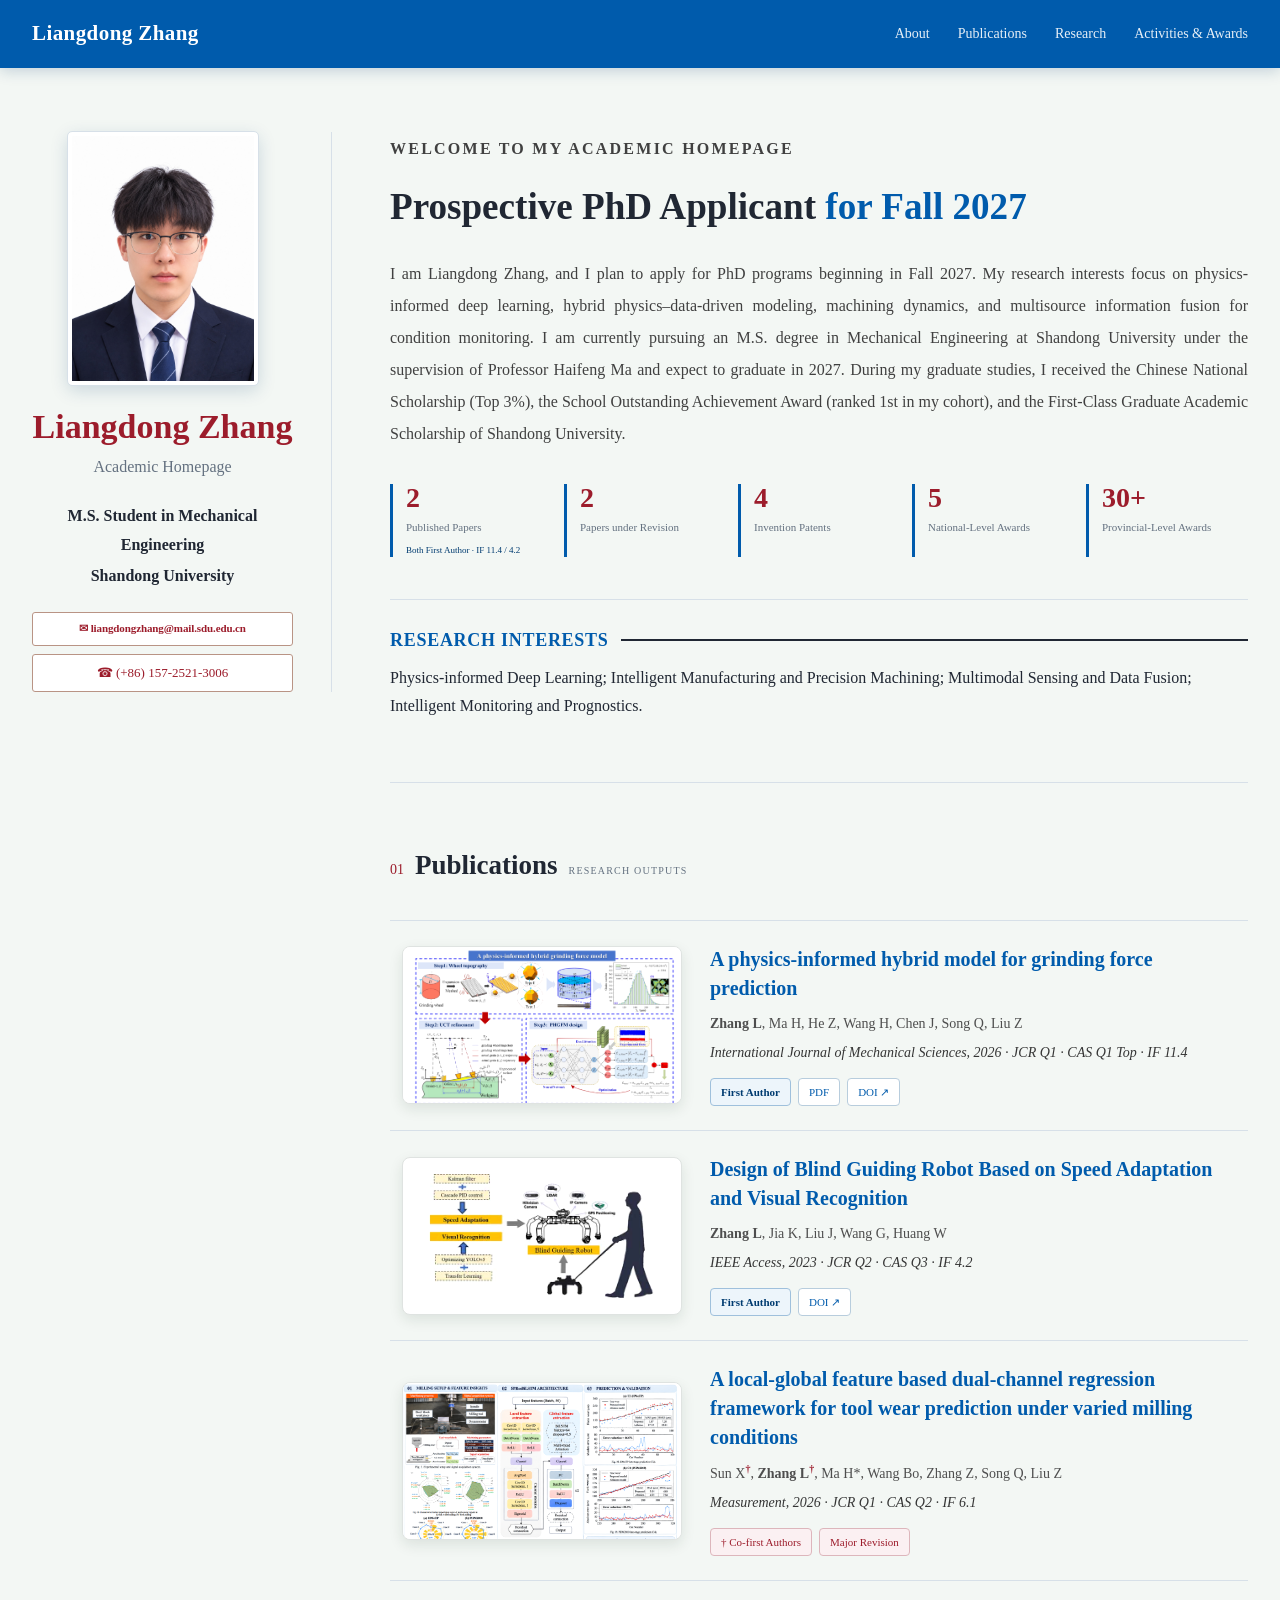
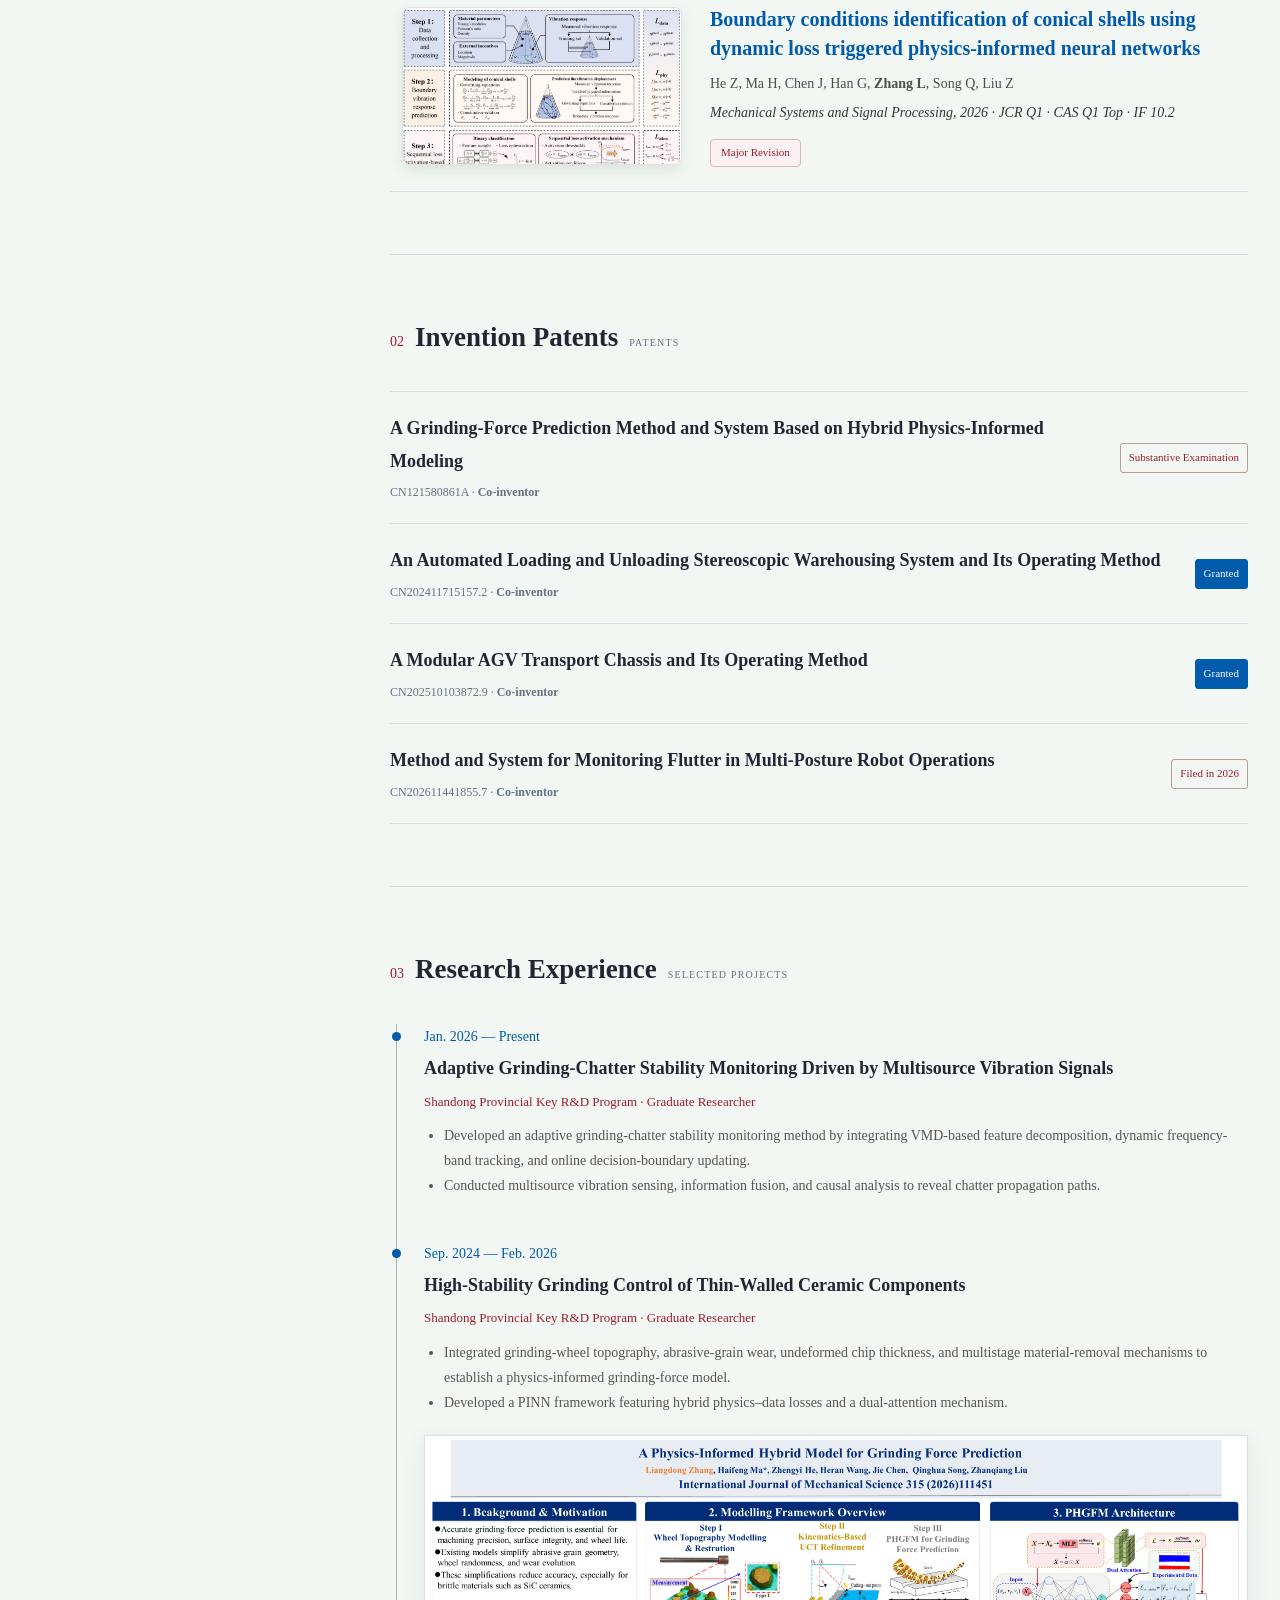
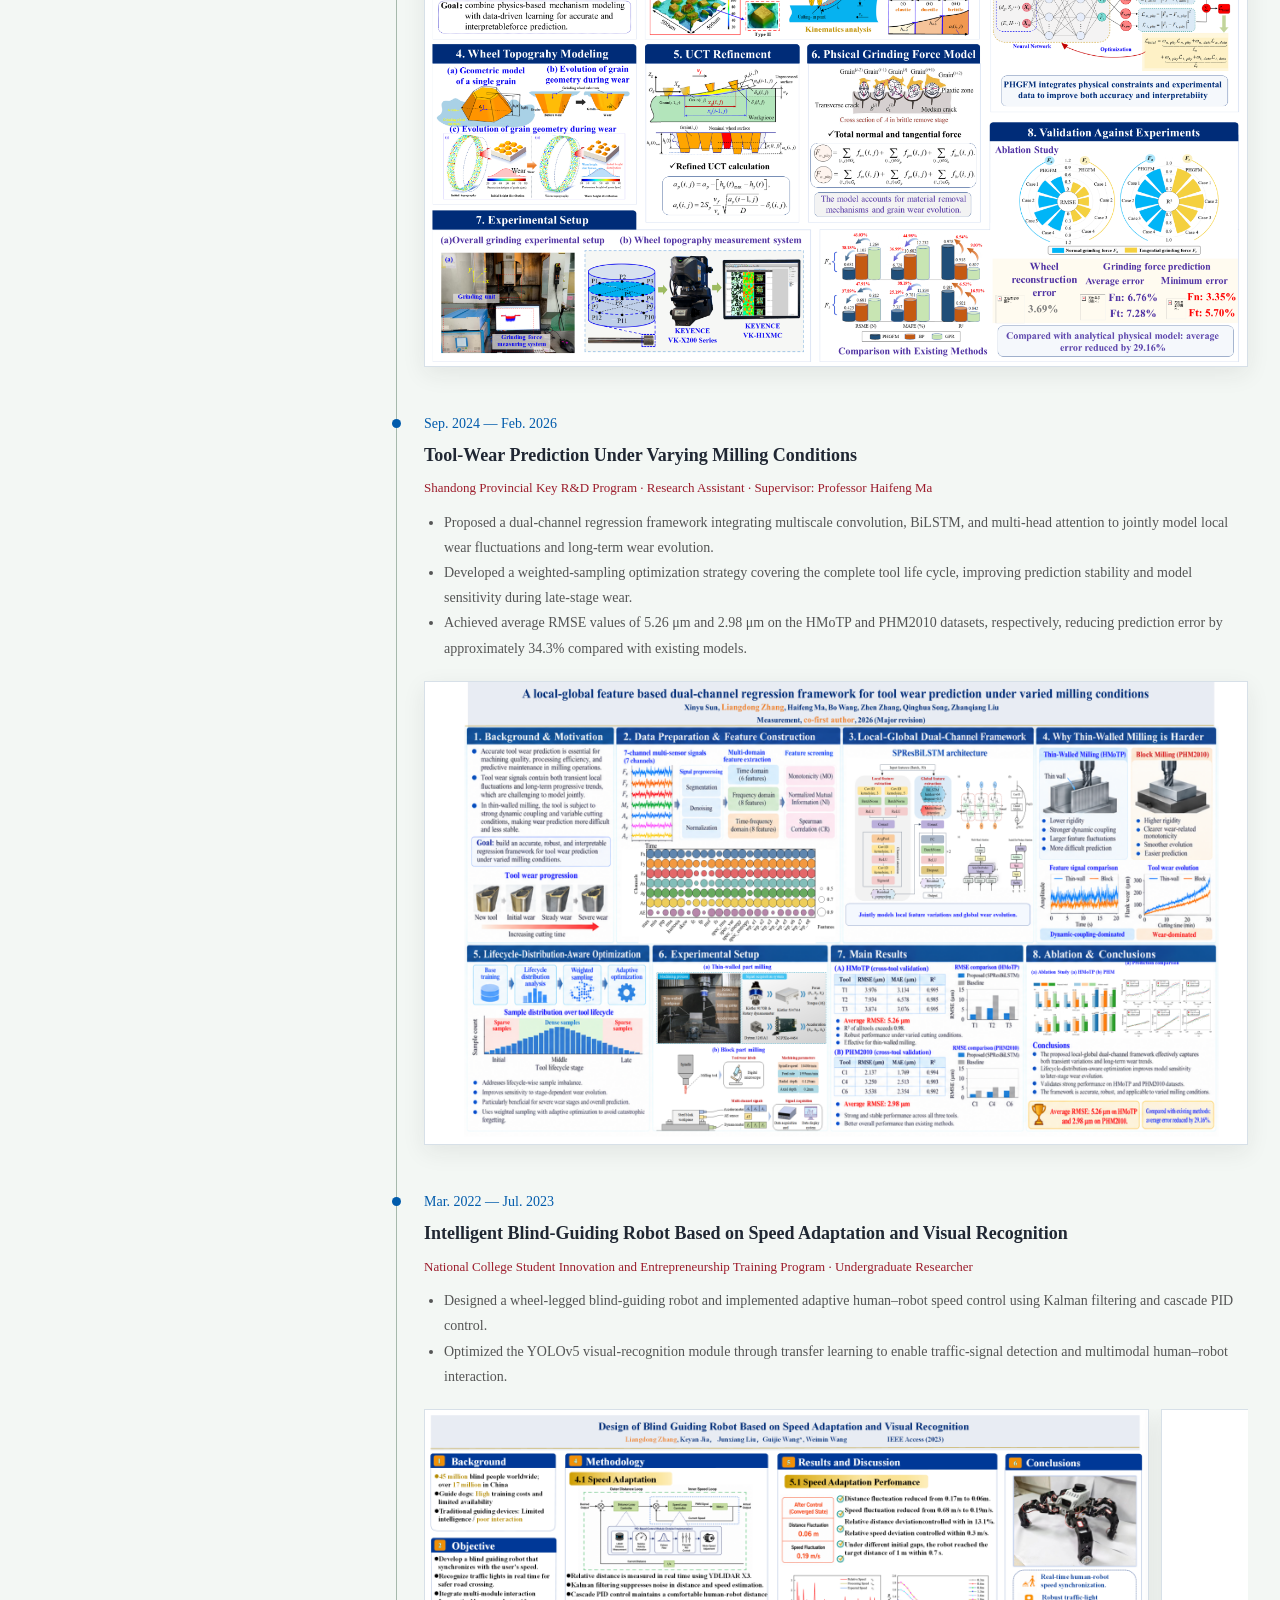
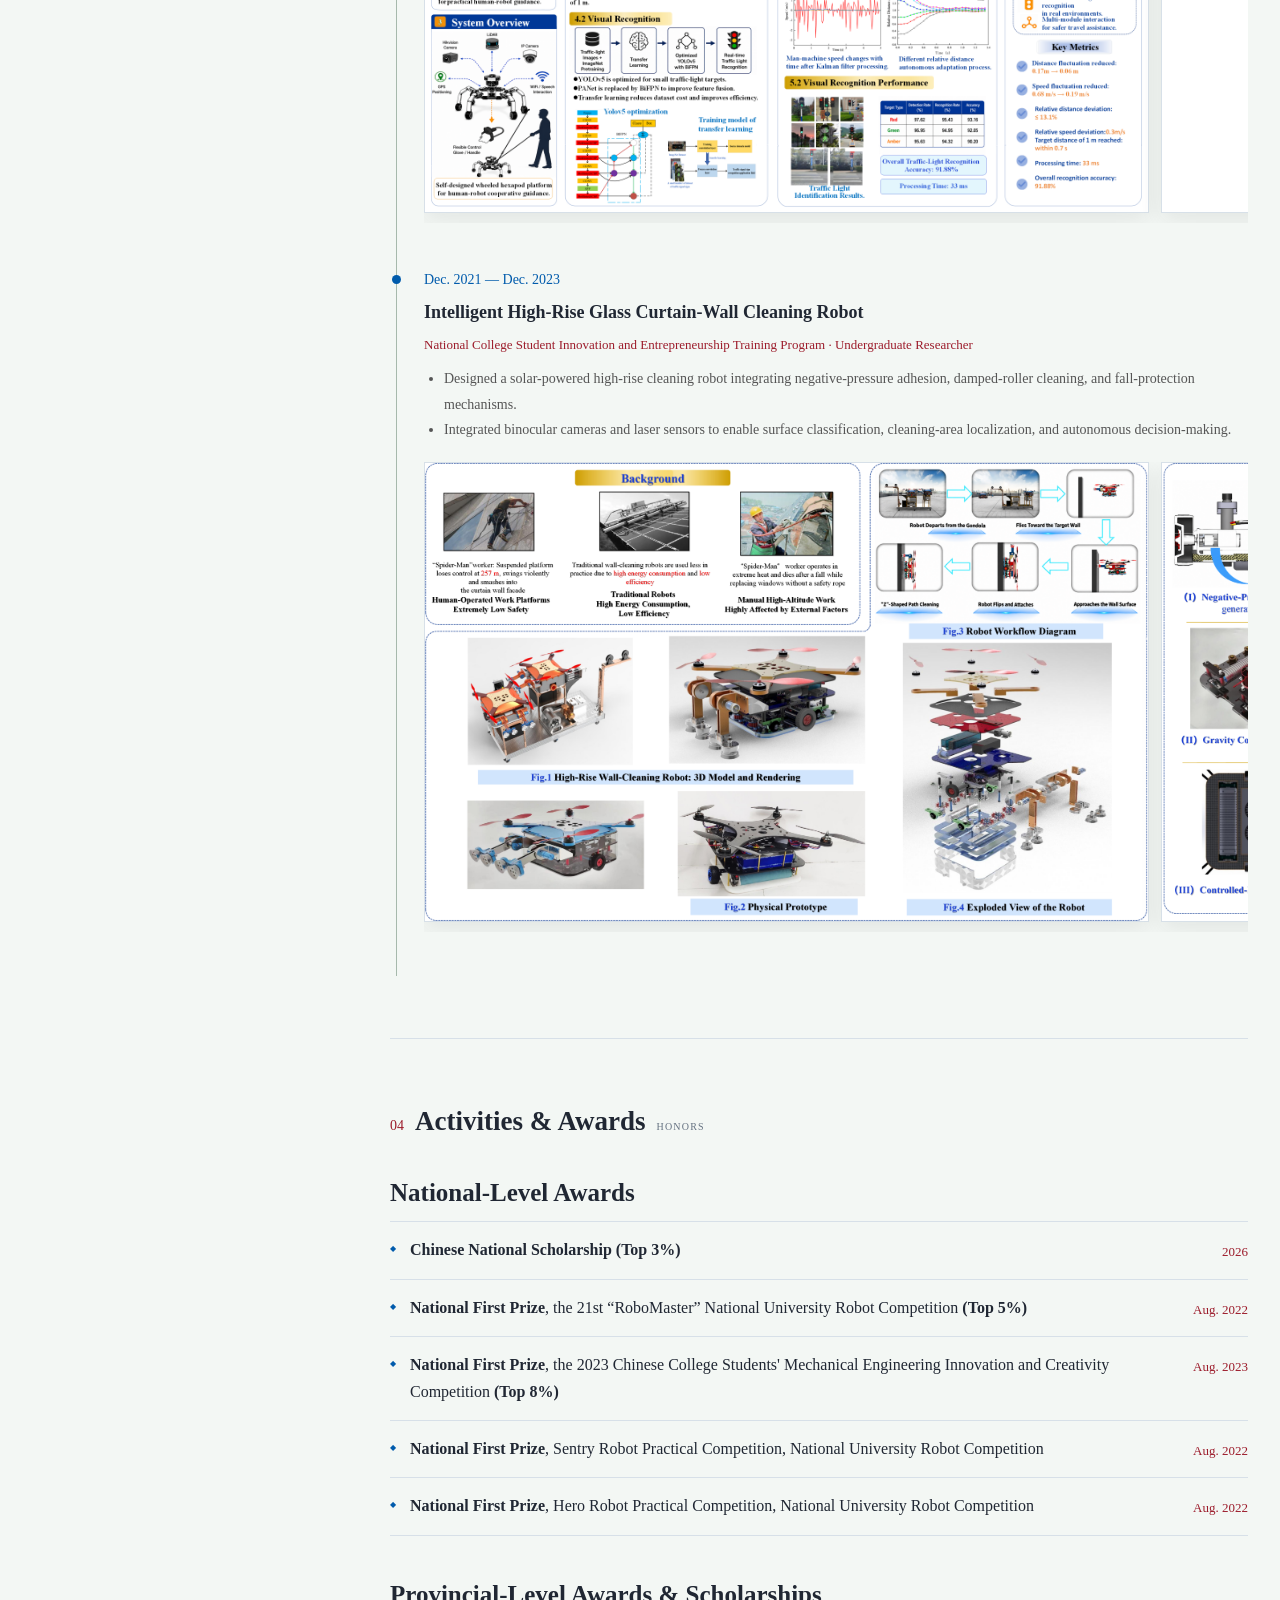
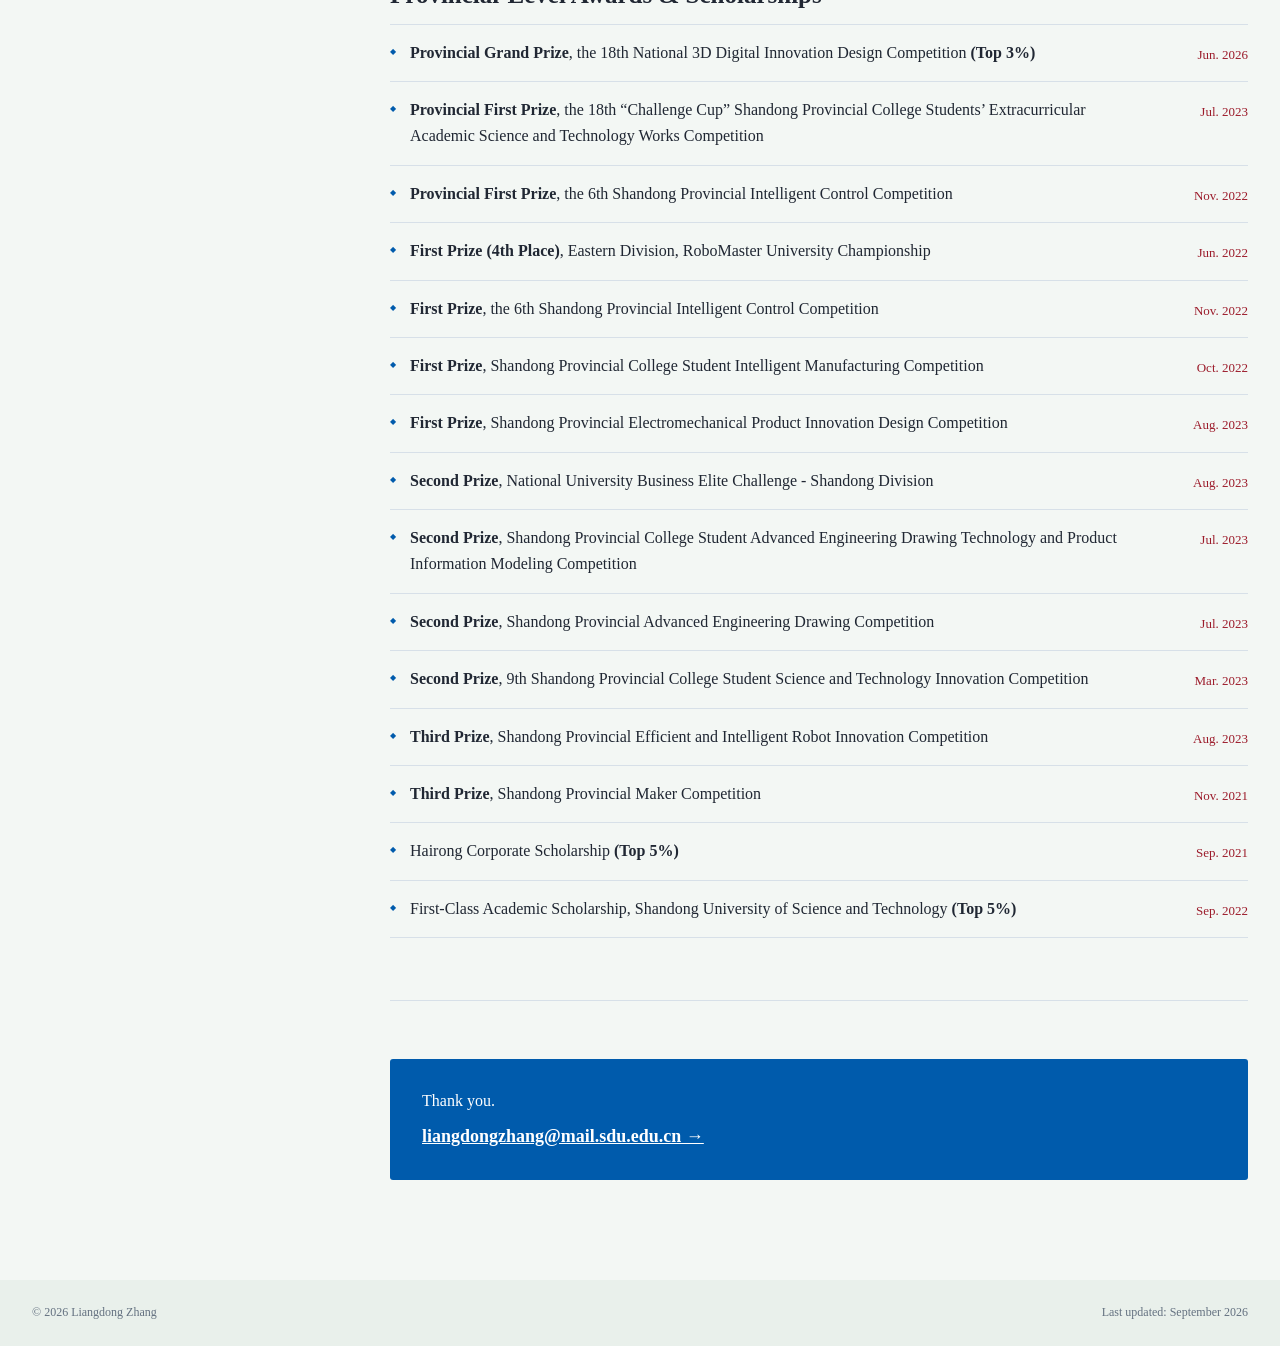
<file: index.html>
<!doctype html>
<html lang="en">
<head>
  <meta charset="UTF-8">
  <meta name="viewport" content="width=device-width, initial-scale=1.0">
  <meta name="description" content="The academic homepage of Liangdong Zhang, focusing on physics-informed deep learning, hybrid physics-data-driven modeling, machining dynamics, and multisource condition monitoring.">
  <title>Liangdong Zhang | Academic Homepage</title>
  <link rel="preconnect" href="https://fonts.googleapis.com">
  <link rel="preconnect" href="https://fonts.gstatic.com" crossorigin>
  <link href="https://fonts.googleapis.com/css2?family=Noto+Sans+SC:wght@400;500;600;700&family=Noto+Serif+SC:wght@600;700&display=swap" rel="stylesheet">
  <link rel="stylesheet" href="styles.css">
</head>
<body>
  <header class="site-header">
    <div class="header-inner">
      <a class="brand" href="#top">Liangdong Zhang</a>
      <button class="menu-toggle" aria-label="Open navigation" aria-expanded="false"><span></span><span></span></button>
      <nav class="nav-links" aria-label="Main navigation">
        <a href="#about">About</a><a href="#publications">Publications</a><a href="#experience">Research</a><a href="#more">Activities &amp; Awards</a>
      </nav>
    </div>
  </header>

  <main id="top" class="page-layout">
    <aside class="profile-card">
      <div class="avatar"><img src="assets/profile-photo.jpg" alt="Portrait of Liangdong Zhang"></div>
      <h1>Liangdong Zhang</h1><p class="english-name">Academic Homepage</p>
      <p class="position">M.S. Student in Mechanical Engineering</p>
      <p class="affiliation">Shandong University</p>
      <div class="profile-links">
        <a class="email-link" href="mailto:liangdongzhang@mail.sdu.edu.cn">✉ liangdongzhang@mail.sdu.edu.cn</a>
        <a href="tel:+8615725213006">☎ (+86) 157-2521-3006</a>

      </div>

    </aside>

    <div class="main-content">
      <section id="about" class="intro section-block reveal">
        <p class="kicker">WELCOME TO MY ACADEMIC HOMEPAGE</p>
        <h2>Prospective PhD Applicant <em>for Fall 2027</em></h2>
        <p class="about-copy">I am Liangdong Zhang, and I plan to apply for PhD programs beginning in Fall 2027. My research interests focus on physics-informed deep learning, hybrid physics–data-driven modeling, machining dynamics, and multisource information fusion for condition monitoring. I am currently pursuing an M.S. degree in Mechanical Engineering at Shandong University under the supervision of Professor Haifeng Ma and expect to graduate in 2027. During my graduate studies, I received the Chinese National Scholarship (Top 3%), the School Outstanding Achievement Award (ranked 1st in my cohort), and the First-Class Graduate Academic Scholarship of Shandong University.</p>

        <div class="quick-facts"><div class="published-fact"><strong>2</strong><span>Published Papers</span><small>Both First Author · IF 11.4 / 4.2</small></div><div><strong>2</strong><span>Papers under Revision</span></div><div><strong>4</strong><span>Invention Patents</span></div><div><strong>5</strong><span>National-Level Awards</span></div><div><strong>30+</strong><span>Provincial-Level Awards</span></div></div>
        <div class="research-interests">
          <h3>Research Interests</h3>
          <p>Physics-informed Deep Learning; Intelligent Manufacturing and Precision Machining; Multimodal Sensing and Data Fusion; Intelligent Monitoring and Prognostics.</p>
        </div>
      </section>


      <section id="publications" class="section-block reveal">
        <div class="section-heading"><span>01</span><h2>Publications</h2><small>RESEARCH OUTPUTS</small></div>
        <div class="publication-cards">
          <article class="publication-card">
            <figure class="publication-visual"><img src="assets/publications/grinding-graphical-abstract.png" alt="Graphical abstract of the physics-informed hybrid grinding-force model"></figure>
            <div class="publication-info">
              <h3>A physics-informed hybrid model for grinding force prediction</h3>
              <p class="publication-authors"><b>Zhang L</b>, Ma H, He Z, Wang H, Chen J, Song Q, Liu Z</p>
              <p class="publication-journal">International Journal of Mechanical Sciences, 2026 · JCR Q1 · CAS Q1 Top · IF 11.4</p>
              <div class="publication-actions"><span class="author-role">First Author</span><a href="assets/grinding-force-paper.pdf" target="_blank">PDF</a><a href="https://doi.org/10.1016/j.ijmecsci.2026.111451" target="_blank" rel="noreferrer">DOI ↗</a></div>
            </div>
          </article>
          <article class="publication-card">
            <figure class="publication-visual"><img src="assets/publications/blind-guiding-robot.png" alt="Intelligent blind-guiding robot based on speed adaptation and visual recognition" loading="lazy" decoding="async"></figure>
            <div class="publication-info">
              <h3>Design of Blind Guiding Robot Based on Speed Adaptation and Visual Recognition</h3>
              <p class="publication-authors"><b>Zhang L</b>, Jia K, Liu J, Wang G, Huang W</p>
              <p class="publication-journal">IEEE Access, 2023 · JCR Q2 · CAS Q3 · IF 4.2</p>
              <div class="publication-actions"><span class="author-role">First Author</span><a href="https://doi.org/10.1109/ACCESS.2023.3296066" target="_blank" rel="noreferrer">DOI ↗</a></div>
            </div>
          </article>
          <article class="publication-card">
            <figure class="publication-visual"><img src="assets/publications/tool-wear-framework.png" alt="Milling setup, SPResBiLSTM architecture, and tool-wear prediction results" loading="lazy" decoding="async"></figure>
            <div class="publication-info">
              <h3>A local-global feature based dual-channel regression framework for tool wear prediction under varied milling conditions</h3>
              <p class="publication-authors">Sun X<sup>†</sup>, <b>Zhang L</b><sup>†</sup>, Ma H*, Wang Bo, Zhang Z, Song Q, Liu Z</p>
              <p class="publication-journal">Measurement, 2026 · JCR Q1 · CAS Q2 · IF 6.1</p>
              <div class="publication-actions"><span class="review">† Co-first Authors</span><span class="review">Major Revision</span></div>
            </div>
          </article>
          <article class="publication-card">
            <figure class="publication-visual"><img src="assets/publications/conical-shell-identification.png" alt="Framework for conical-shell boundary-condition identification using sequential loss activation" loading="lazy" decoding="async"></figure>
            <div class="publication-info">
              <h3>Boundary conditions identification of conical shells using dynamic loss triggered physics-informed neural networks</h3>
              <p class="publication-authors">He Z, Ma H, Chen J, Han G, <b>Zhang L</b>, Song Q, Liu Z</p>
              <p class="publication-journal">Mechanical Systems and Signal Processing, 2026 · JCR Q1 · CAS Q1 Top · IF 10.2</p>
              <div class="publication-actions"><span class="review">Major Revision</span></div>
            </div>
          </article>
        </div>
      </section>

      <section id="patents" class="section-block reveal">
        <div class="section-heading"><span>02</span><h2>Invention Patents</h2><small>PATENTS</small></div>
        <div class="compact-list">
          <article><div><h3>A Grinding-Force Prediction Method and System Based on Hybrid Physics-Informed Modeling</h3><p>CN121580861A · <b>Co-inventor</b></p></div><span>Substantive Examination</span></article>
          <article><div><h3>An Automated Loading and Unloading Stereoscopic Warehousing System and Its Operating Method</h3><p>CN202411715157.2 · <b>Co-inventor</b></p></div><span class="done">Granted</span></article>
          <article><div><h3>A Modular AGV Transport Chassis and Its Operating Method</h3><p>CN202510103872.9 · <b>Co-inventor</b></p></div><span class="done">Granted</span></article>
          <article><div><h3>Method and System for Monitoring Flutter in Multi-Posture Robot Operations</h3><p>CN202611441855.7 · <b>Co-inventor</b></p></div><span>Filed in 2026</span></article>
        </div>
      </section>

      <section id="experience" class="section-block reveal">
        <div class="section-heading"><span>03</span><h2>Research Experience</h2><small>SELECTED PROJECTS</small></div>
        <div class="project-list">
          <article><time>Jan. 2026 — Present</time><h3>Adaptive Grinding-Chatter Stability Monitoring Driven by Multisource Vibration Signals</h3><p class="project-role">Shandong Provincial Key R&amp;D Program · Graduate Researcher</p><ul><li>Developed an adaptive grinding-chatter stability monitoring method by integrating VMD-based feature decomposition, dynamic frequency-band tracking, and online decision-boundary updating.</li><li>Conducted multisource vibration sensing, information fusion, and causal analysis to reveal chatter propagation paths.</li></ul></article>
          <article class="project-with-gallery"><time>Sep. 2024 — Feb. 2026</time><h3>High-Stability Grinding Control of Thin-Walled Ceramic Components</h3><p class="project-role">Shandong Provincial Key R&amp;D Program · Graduate Researcher</p><ul><li>Integrated grinding-wheel topography, abrasive-grain wear, undeformed chip thickness, and multistage material-removal mechanisms to establish a physics-informed grinding-force model.</li><li>Developed a PINN framework featuring hybrid physics–data losses and a dual-attention mechanism.</li></ul>
            <figure class="project-slide">
              <a href="assets/projects/grinding-project-page-14-complete-v3.png" target="_blank" aria-label="Open the full-size Page 14 poster for the grinding-force modeling project"><img src="assets/projects/grinding-project-page-14-complete-v3.png" alt="Page 14 poster for the high-stability grinding control of thin-walled ceramic components project" loading="lazy" decoding="async"></a>
            </figure>
          </article>
          <article class="project-with-gallery"><time>Sep. 2024 — Feb. 2026</time><h3>Tool-Wear Prediction Under Varying Milling Conditions</h3><p class="project-role">Shandong Provincial Key R&amp;D Program · Research Assistant · Supervisor: Professor Haifeng Ma</p><ul><li>Proposed a dual-channel regression framework integrating multiscale convolution, BiLSTM, and multi-head attention to jointly model local wear fluctuations and long-term wear evolution.</li><li>Developed a weighted-sampling optimization strategy covering the complete tool life cycle, improving prediction stability and model sensitivity during late-stage wear.</li><li>Achieved average RMSE values of 5.26 μm and 2.98 μm on the HMoTP and PHM2010 datasets, respectively, reducing prediction error by approximately 34.3% compared with existing models.</li></ul>
            <figure class="project-slide">
              <a href="assets/projects/tool-wear-project-slide-16-hd.png" target="_blank" aria-label="Open the high-resolution Page 16 project poster"><img src="assets/projects/tool-wear-project-slide-16-hd.png" alt="High-resolution image of the Page 16 project poster" loading="lazy" decoding="async"></a>
            </figure>
          </article>
          <article class="project-with-gallery"><time>Mar. 2022 — Jul. 2023</time><h3>Intelligent Blind-Guiding Robot Based on Speed Adaptation and Visual Recognition</h3><p class="project-role">National College Student Innovation and Entrepreneurship Training Program · Undergraduate Researcher</p><ul><li>Designed a wheel-legged blind-guiding robot and implemented adaptive human–robot speed control using Kalman filtering and cascade PID control.</li><li>Optimized the YOLOv5 visual-recognition module through transfer learning to enable traffic-signal detection and multimodal human–robot interaction.</li></ul>
            <div class="project-slides-two" tabindex="0" aria-label="Pages 15 and 16 of the blind-guiding robot project; scroll horizontally">
              <a href="assets/projects/guide-project-page-15-ppt-v8.png" target="_blank" aria-label="Open the full-size Page 15 poster for the blind-guiding robot project"><img src="assets/projects/guide-project-page-15-ppt-v8.png" alt="Page 15 poster for the intelligent blind-guiding robot project" loading="lazy" decoding="async"></a>
              <a href="assets/projects/guide-project-page-16-complete-v3.png" target="_blank" aria-label="Open the full-size Page 16 poster for the blind-guiding robot project"><img src="assets/projects/guide-project-page-16-complete-v3.png" alt="Page 16 poster for the intelligent blind-guiding robot project" loading="lazy" decoding="async"></a>
            </div>
          </article>
          <article class="project-with-gallery"><time>Dec. 2021 — Dec. 2023</time><h3>Intelligent High-Rise Glass Curtain-Wall Cleaning Robot</h3><p class="project-role">National College Student Innovation and Entrepreneurship Training Program · Undergraduate Researcher</p><ul><li>Designed a solar-powered high-rise cleaning robot integrating negative-pressure adhesion, damped-roller cleaning, and fall-protection mechanisms.</li><li>Integrated binocular cameras and laser sensors to enable surface classification, cleaning-area localization, and autonomous decision-making.</li></ul>
            <div class="project-slides-two" tabindex="0" aria-label="Pages 17 and 18 of the high-rise glass curtain-wall cleaning robot project; scroll horizontally">
              <a href="assets/projects/cleaning-project-page-17-ppt-v9.png" target="_blank" aria-label="Open the full-size Page 17 poster for the high-rise glass curtain-wall cleaning robot project"><img src="assets/projects/cleaning-project-page-17-ppt-v9.png" alt="Page 17 poster for the intelligent high-rise glass curtain-wall cleaning robot project" loading="lazy" decoding="async"></a>
              <a href="assets/projects/cleaning-project-page-18-ppt-v8.png" target="_blank" aria-label="Open the full-size Page 18 poster for the high-rise glass curtain-wall cleaning robot project"><img src="assets/projects/cleaning-project-page-18-ppt-v8.png" alt="Page 18 poster for the intelligent high-rise glass curtain-wall cleaning robot project" loading="lazy" decoding="async"></a>
            </div>
          </article>
        </div>
      </section>

      <section id="more" class="section-block reveal">
        <div class="section-heading"><span>04</span><h2>Activities &amp; Awards</h2><small>HONORS</small></div>
        <div class="honors-groups">
          <section class="honors-group" aria-labelledby="national-awards-title">
            <h3 id="national-awards-title">National-Level Awards</h3>
            <ul class="honors-list">
              <li><p><strong>Chinese National Scholarship</strong> <b>(Top 3%)</b></p><time>2026</time></li>
              <li><p><strong>National First Prize</strong>, the 21st “RoboMaster” National University Robot Competition <b>(Top 5%)</b></p><time>Aug. 2022</time></li>
              <li><p><strong>National First Prize</strong>, the 2023 Chinese College Students' Mechanical Engineering Innovation and Creativity Competition <b>(Top 8%)</b></p><time>Aug. 2023</time></li>
              <li><p><strong>National First Prize</strong>, Sentry Robot Practical Competition, National University Robot Competition</p><time>Aug. 2022</time></li>
              <li><p><strong>National First Prize</strong>, Hero Robot Practical Competition, National University Robot Competition</p><time>Aug. 2022</time></li>
            </ul>
          </section>
          <section class="honors-group" aria-labelledby="provincial-awards-title">
            <h3 id="provincial-awards-title">Provincial-Level Awards &amp; Scholarships</h3>
            <ul class="honors-list">
              <li><p><strong>Provincial Grand Prize</strong>, the 18th National 3D Digital Innovation Design Competition <b>(Top 3%)</b></p><time>Jun. 2026</time></li>
              <li><p><strong>Provincial First Prize</strong>, the 18th “Challenge Cup” Shandong Provincial College Students’ Extracurricular Academic Science and Technology Works Competition</p><time>Jul. 2023</time></li>
              <li><p><strong>Provincial First Prize</strong>, the 6th Shandong Provincial Intelligent Control Competition</p><time>Nov. 2022</time></li>
              <li><p><strong>First Prize (4th Place)</strong>, Eastern Division, RoboMaster University Championship</p><time>Jun. 2022</time></li>
              <li><p><strong>First Prize</strong>, the 6th Shandong Provincial Intelligent Control Competition</p><time>Nov. 2022</time></li>
              <li><p><strong>First Prize</strong>, Shandong Provincial College Student Intelligent Manufacturing Competition</p><time>Oct. 2022</time></li>
              <li><p><strong>First Prize</strong>, Shandong Provincial Electromechanical Product Innovation Design Competition</p><time>Aug. 2023</time></li>
              <li><p><strong>Second Prize</strong>, National University Business Elite Challenge - Shandong Division</p><time>Aug. 2023</time></li>
              <li><p><strong>Second Prize</strong>, Shandong Provincial College Student Advanced Engineering Drawing Technology and Product Information Modeling Competition</p><time>Jul. 2023</time></li>
              <li><p><strong>Second Prize</strong>, Shandong Provincial Advanced Engineering Drawing Competition</p><time>Jul. 2023</time></li>
              <li><p><strong>Second Prize</strong>, 9th Shandong Provincial College Student Science and Technology Innovation Competition</p><time>Mar. 2023</time></li>
              <li><p><strong>Third Prize</strong>, Shandong Provincial Efficient and Intelligent Robot Innovation Competition</p><time>Aug. 2023</time></li>
              <li><p><strong>Third Prize</strong>, Shandong Provincial Maker Competition</p><time>Nov. 2021</time></li>
              <li><p>Hairong Corporate Scholarship <b>(Top 5%)</b></p><time>Sep. 2021</time></li>
              <li><p>First-Class Academic Scholarship, Shandong University of Science and Technology <b>(Top 5%)</b></p><time>Sep. 2022</time></li>
            </ul>
          </section>
        </div>
      </section>

      <section class="contact-block reveal"><p>Thank you.</p><a href="mailto:liangdongzhang@mail.sdu.edu.cn">liangdongzhang@mail.sdu.edu.cn →</a></section>
    </div>
  </main>
  <footer><span>© <span id="year"></span> Liangdong Zhang</span><span>Last updated: September 2026</span></footer>
  <script src="script.js"></script>
</body>
</html>
</file>
<file: styles.css>
:root{--sdu-red:#9c1c2b;--sdu-red-dark:#731320;--sdu-blue:#005bac;--sdu-blue-dark:#003b70;--green:var(--sdu-blue);--green-dark:var(--sdu-blue-dark);--brown:var(--sdu-red);--ink:#202733;--muted:#647180;--line:#d7e0e8;--paper:#f3f7f4;--white:#fff;--serif:"Noto Serif SC",serif;--sans:"Noto Sans SC",sans-serif}*{box-sizing:border-box}html{scroll-behavior:smooth;scroll-padding-top:82px}body{margin:0;background:var(--paper);color:var(--ink);font-family:var(--sans);line-height:1.8;overflow-x:hidden}.site-header{height:68px;background:var(--sdu-blue);color:white;position:sticky;top:0;z-index:50;box-shadow:0 3px 14px rgba(0,59,112,.2)}.header-inner{width:min(1160px,calc(100% - 40px));height:100%;margin:auto;display:flex;align-items:center;justify-content:space-between}.brand{color:white;text-decoration:none;font-family:Georgia,serif;font-size:21px;font-weight:600;letter-spacing:.02em}.nav-links{display:flex;align-items:center;gap:28px}.nav-links a{color:rgba(255,255,255,.9);text-decoration:none;font-size:14px}.nav-links a:hover{color:white}.menu-toggle{display:none;background:none;border:0;padding:8px}.menu-toggle span{display:block;width:24px;height:1px;background:white;margin:6px}.page-layout{width:min(1120px,calc(100% - 40px));margin:64px auto 100px;display:grid;grid-template-columns:280px minmax(0,1fr);gap:62px;align-items:start}.profile-card{position:sticky;top:110px;text-align:center;padding-right:38px;border-right:1px solid var(--line)}.avatar{width:190px;height:190px;border-radius:50%;margin:0 auto 22px;background:linear-gradient(145deg,var(--sdu-red),var(--sdu-blue));display:grid;place-items:center;box-shadow:0 5px 18px rgba(0,59,112,.18)}.avatar span{font-family:Georgia,serif;font-size:56px;color:white;letter-spacing:.04em}.profile-card h1{font-family:var(--serif);font-size:34px;color:var(--brown);line-height:1.2;margin:0}.english-name{font-family:Georgia,serif;color:var(--muted);font-size:16px;margin:5px 0 20px}.position{font-weight:600;margin:0}.affiliation{font-size:14px;color:var(--muted);margin:2px 0 22px}.profile-links{display:flex;flex-direction:column;align-items:stretch;gap:8px}.profile-links a{color:var(--brown);font-size:13px;text-decoration:none;border:1px solid #b99485;border-radius:3px;padding:6px 11px;background:white}.profile-links a:hover{background:#f6efeb}.profile-meta{margin:28px 0 0;padding-top:18px;border-top:1px solid var(--line);font-size:12px;text-align:left}.profile-meta div{display:flex;justify-content:space-between;margin:5px 0}.profile-meta dt{color:var(--muted)}.profile-meta dd{margin:0}.main-content{min-width:0}.section-block{padding:0 0 62px;margin:0 0 58px;border-bottom:1px solid var(--line)}.intro{padding-top:3px}.kicker{font-size:11px;letter-spacing:.14em;color:var(--green);font-weight:700;margin:0 0 12px}.intro>h2{font-family:var(--serif);font-size:clamp(30px,2.9vw,43px);line-height:1.35;margin:0 0 26px;font-weight:700;white-space:nowrap}.intro>h2 em{font-style:normal;color:var(--green)}.intro>p{font-size:16px;margin:0 0 18px;color:#404040}.intro>.about-copy{line-height:2;text-align:justify}.quick-facts{display:grid;grid-template-columns:repeat(5,minmax(0,1fr));gap:12px;margin-top:34px}.quick-facts div{border-left:3px solid var(--green);padding-left:13px}.quick-facts strong{display:block;font-family:Georgia,serif;font-size:28px;line-height:1;color:var(--brown)}.quick-facts span{font-size:11px;color:var(--muted)}
.quick-facts small{display:block;margin-top:3px;color:var(--sdu-blue-dark);font-size:9px;line-height:1.45}.section-heading{display:flex;align-items:baseline;gap:11px;margin-bottom:30px}.section-heading>span{font-family:Georgia,serif;color:var(--brown);font-size:14px}.section-heading h2{font-family:var(--serif);font-size:27px;margin:0}.section-heading small{font-size:10px;color:var(--muted);letter-spacing:.12em}.timeline-list article{display:grid;grid-template-columns:150px 1fr;gap:25px;padding:24px 0;border-top:1px solid var(--line)}time{color:var(--green);font-family:Georgia,serif;font-size:14px}.timeline-list h3,.project-list h3,.compact-list h3{font-size:18px;margin:0 0 5px}.timeline-list p{margin:0}.muted{color:var(--muted);font-size:13px}.tags,.interest-list{display:flex;flex-wrap:wrap;gap:8px}.tags{margin-top:12px}.tags span,.interest-list span{font-size:12px;border:1px solid #c8c6c0;background:white;border-radius:3px;padding:5px 10px}.interest-list span{font-size:14px;padding:10px 15px;border-left:3px solid var(--green)}.publication-list{padding:0;margin:0;list-style:none;counter-reset:pub}.publication-list li{counter-increment:pub;position:relative;display:grid;grid-template-columns:1fr auto;gap:20px;padding:23px 0 23px 38px;border-top:1px solid var(--line)}.publication-list li:before{content:counter(pub) ".";position:absolute;left:0;top:23px;color:var(--green);font-family:Georgia,serif}.publication-list h3{font-family:Georgia,"Times New Roman",serif;font-size:18px;line-height:1.45;margin:0 0 7px}.publication-list p{font-size:13px;margin:2px 0;color:#555}.publication-list .journal{color:var(--brown);font-style:italic}.publication-list a,.review{align-self:start;color:var(--green);text-decoration:none;font-size:11px;border:1px solid #95ad9d;border-radius:3px;padding:4px 8px}.project-list article{position:relative;padding:0 0 34px 27px;margin-left:6px;border-left:1px solid #a6b9ac}.project-list article:before{content:"";position:absolute;width:9px;height:9px;border-radius:50%;background:var(--green);left:-5px;top:8px}.project-list time{display:block;margin-bottom:3px}.project-role{color:var(--brown);font-size:13px;margin:0 0 10px}.project-list ul{font-size:14px;color:#555;padding-left:20px;margin:8px 0}.compact-list{border-top:1px solid var(--line)}.compact-list article{display:grid;grid-template-columns:1fr auto;gap:20px;align-items:center;padding:20px 0;border-bottom:1px solid var(--line)}.compact-list p{font-size:12px;color:var(--muted);margin:0}.compact-list article>span{font-size:11px;border:1px solid #b99d91;color:var(--brown);padding:4px 8px;border-radius:3px}.compact-list article>span.done{background:var(--green);border-color:var(--green);color:white}.award-list{list-style:none;margin:0;padding:0;border-top:1px solid var(--line)}.award-list li{display:grid;grid-template-columns:70px 1fr;padding:15px 0;border-bottom:1px solid var(--line);font-size:14px}.skill-groups{display:grid;grid-template-columns:1fr 1fr;gap:16px}.skill-groups article{background:white;border:1px solid var(--line);padding:18px}.skill-groups h3{font-size:14px;color:var(--brown);margin:0 0 7px}.skill-groups p{font-size:13px;margin:0}.contact-block{background:var(--green);color:white;padding:28px 32px;border-radius:3px}.contact-block p{margin:0 0 4px}.contact-block a{color:white;font-family:Georgia,serif;font-size:18px}footer{background:#e9f0eb;color:var(--muted);padding:22px calc((100% - min(1120px,calc(100% - 40px)))/2);display:flex;justify-content:space-between;font-size:12px}.reveal{opacity:0;transform:translateY(12px);transition:opacity .5s ease,transform .5s ease}.reveal.visible{opacity:1;transform:none}
@media(max-width:850px){.site-header{height:auto;min-height:62px}.header-inner{min-height:62px;position:relative}.menu-toggle{display:block}.nav-links{display:none;position:absolute;left:-20px;right:-20px;top:62px;background:var(--green-dark);padding:22px;flex-direction:column;align-items:flex-start;gap:15px}.nav-links.open{display:flex}.page-layout{grid-template-columns:1fr;margin-top:38px}.profile-card{position:static;border-right:0;border-bottom:1px solid var(--line);padding:0 0 35px}.avatar{width:150px;height:150px}.profile-meta{max-width:300px;margin-left:auto;margin-right:auto}.main-content{width:100%}.intro>h2{white-space:normal}}
@media(max-width:560px){.page-layout,.header-inner{width:calc(100% - 28px)}.intro>h2{font-size:32px}.quick-facts{grid-template-columns:1fr 1fr}.timeline-list article{grid-template-columns:1fr;gap:7px}.publication-list li{grid-template-columns:1fr}.skill-groups{grid-template-columns:1fr}.section-heading{flex-wrap:wrap}.section-heading small{width:100%;margin-left:27px}.compact-list article{grid-template-columns:1fr}.award-list li{grid-template-columns:55px 1fr}footer{padding:20px 14px;flex-direction:column;gap:4px}}
@media(prefers-reduced-motion:reduce){html{scroll-behavior:auto}.reveal{opacity:1;transform:none;transition:none}}
.avatar{position:relative;background:var(--green);overflow:hidden;border:4px solid white;outline:1px solid var(--line)}.avatar img{position:absolute;inset:0;display:block;width:100%;height:100%;object-fit:cover;object-position:center 31%}
.featured-projects{display:grid;gap:38px;margin-top:30px}.featured-project{display:grid;grid-template-columns:minmax(0,.95fr) minmax(0,1.05fr);background:white;border:1px solid var(--line);box-shadow:0 10px 28px rgba(36,36,36,.06);overflow:hidden}.featured-project.reverse .project-gallery{order:2}.featured-project.reverse .project-copy{order:1}.project-gallery{position:relative;min-height:390px;background:#eef1ed;overflow:hidden}.project-main-image{width:100%;height:100%;object-fit:cover;display:block}.project-detail-image{position:absolute;width:42%;height:31%;right:18px;bottom:18px;object-fit:cover;background:white;border:5px solid white;box-shadow:0 7px 22px rgba(0,0,0,.22)}.project-copy{padding:32px}.project-number{font-size:10px;letter-spacing:.14em;color:var(--green);font-weight:700;margin:0 0 7px}.project-copy h3{font-family:var(--serif);font-size:22px;line-height:1.5;margin:7px 0}.project-copy>p:not(.project-number):not(.project-role){font-size:14px;color:#555}.project-copy ul{font-size:13px;color:#555;padding-left:19px}.project-tech{display:flex;flex-wrap:wrap;gap:6px;margin-top:18px}.project-tech span{font-size:10px;color:var(--green-dark);background:#eef4ef;border:1px solid #c7d5ca;padding:4px 7px;border-radius:2px}@media(max-width:720px){.featured-project{grid-template-columns:1fr}.featured-project.reverse .project-gallery,.featured-project.reverse .project-copy{order:initial}.project-gallery{min-height:320px}.project-copy{padding:24px}.project-detail-image{width:40%;height:29%;right:12px;bottom:12px}}
.project-with-gallery{padding-bottom:44px!important}.project-scroll{display:flex;gap:16px;overflow-x:auto;scroll-snap-type:x mandatory;scrollbar-width:thin;scrollbar-color:#9eb1a3 #edf1ed;margin-top:20px;padding:0 0 14px}.project-scroll figure{flex:0 0 min(78%,520px);scroll-snap-align:start;margin:0;background:white;border:1px solid var(--line)}.project-scroll img{display:block;width:100%;height:280px;object-fit:cover;background:#f0f1ee}.project-scroll figcaption{display:grid;gap:3px;padding:13px 15px}.project-scroll figcaption b{font-size:13px;color:var(--brown)}.project-scroll figcaption span{font-size:12px;color:var(--muted);line-height:1.65}.scroll-hint{font-size:10px!important;color:var(--muted);letter-spacing:.08em;margin:5px 0 0!important}.scroll-hint span{color:var(--green);font-size:17px;margin-left:5px}@media(max-width:560px){.project-scroll figure{flex-basis:88%}.project-scroll img{height:220px}}
.profile-links .email-link{font-size:11px;letter-spacing:-.01em;white-space:nowrap}.project-scroll figure.paper-cover-card{flex-basis:min(58%,400px)}.project-scroll .paper-cover{height:360px;object-fit:contain;padding:10px;background:#f0eee9}.project-scroll img[src*="grinding-grain"],.project-scroll img[src*="grinding-attention"],.project-scroll img[src*="cleaning-negative-pressure"],.project-scroll img[src*="cleaning-exploded"]{object-fit:contain;padding:12px;background:#f4f4f1}.skill-groups .language-skills{grid-column:1/-1}.skill-groups h3 small{display:block;margin-top:2px;color:var(--muted);font-size:9px;letter-spacing:.1em;font-weight:500}.contact-block a{overflow-wrap:anywhere}
@media(max-width:560px){.project-scroll figure.paper-cover-card{flex-basis:82%}.project-scroll .paper-cover{height:300px}.skill-groups .language-skills{grid-column:auto}.profile-links .email-link{font-size:10.5px}}
@media(min-width:851px){.header-inner,.page-layout{width:min(1600px,calc(100% - 64px))}.page-layout{grid-template-columns:300px minmax(0,1fr);gap:58px}footer{padding-left:calc((100% - min(1600px,calc(100% - 64px)))/2);padding-right:calc((100% - min(1600px,calc(100% - 64px)))/2)}}

.publication-cards{display:grid;gap:0;border-top:1px solid var(--line)}
.publication-card{display:grid;grid-template-columns:minmax(220px,280px) minmax(0,1fr);gap:28px;align-items:center;padding:24px 12px;border-bottom:1px solid var(--line);transition:background-color .25s,box-shadow .25s,transform .25s}
.publication-card:hover{background:rgba(255,255,255,.78);box-shadow:0 12px 30px rgba(36,36,36,.07);transform:translateY(-2px)}
.publication-visual{height:158px;margin:0;display:grid;place-items:center;overflow:hidden;border:1px solid #dfe3e1;border-radius:8px;background:#fff;box-shadow:0 5px 14px rgba(24,48,34,.1)}
.publication-visual img{display:block;width:100%;height:100%;object-fit:contain;filter:contrast(1.035) saturate(.98)}
.publication-info{min-width:0}
.publication-info h3{margin:0 0 9px;color:var(--sdu-blue);font-family:Georgia,"Times New Roman",serif;font-size:20px;line-height:1.45}
.publication-authors{margin:0 0 5px;color:#4e4e4e;font-family:Georgia,"Times New Roman",serif;font-size:14px;line-height:1.65}
.publication-journal{margin:0;color:#353535;font-family:Georgia,"Times New Roman",serif;font-size:14px;font-style:italic}
.publication-actions{display:flex;flex-wrap:wrap;gap:7px;align-items:center;margin-top:13px}
.publication-actions a,.publication-actions .review,.publication-actions .author-role{display:inline-flex;align-items:center;min-height:28px;padding:4px 10px;border:1px solid #b8cddd;border-radius:4px;background:#fff;color:var(--sdu-blue);font-size:11px;line-height:1;text-decoration:none}
.publication-actions a:hover{border-color:var(--sdu-blue);background:#edf5fb}
.publication-actions .review{border-color:#ddb6bc;background:#fbf0f2;color:var(--sdu-red)}.publication-actions .author-role{border-color:#9fc0dc;background:#edf5fb;color:var(--sdu-blue-dark);font-weight:700}
@media(max-width:720px){.publication-card{grid-template-columns:1fr;gap:18px;padding:22px 0}.publication-visual{width:100%;height:auto;aspect-ratio:16/9}.publication-info h3{font-size:18px}}
.project-slide{margin:20px 0 0;border:1px solid var(--line);background:#fff;box-shadow:0 7px 22px rgba(36,36,36,.08);overflow:hidden}
.project-slide img{display:block;width:100%;height:auto}
.project-slide a{display:block}
.project-slides-two{display:flex;gap:12px;margin:20px 0 0;padding:0 0 10px;overflow-x:auto;overscroll-behavior-inline:contain;scroll-behavior:smooth;scroll-snap-type:x mandatory;scrollbar-width:thin;scrollbar-color:#7699b8 #eaf1f7}
.project-slides-two::-webkit-scrollbar{height:10px}
.project-slides-two::-webkit-scrollbar-track{background:#eaf1f7}
.project-slides-two::-webkit-scrollbar-thumb{background:#7699b8;border:2px solid #eaf1f7;border-radius:999px}
.project-slides-two a{display:block;flex:0 0 88%;min-width:88%;scroll-snap-align:start;scroll-snap-stop:always;border:1px solid var(--line);background:#fff;box-shadow:0 7px 22px rgba(36,36,36,.08);overflow:hidden}
.project-slides-two img{display:block;width:100%;height:auto}
@media(max-width:720px){.project-slides-two a{flex-basis:92%;min-width:92%}}
.honors-groups{display:grid;gap:42px}
.honors-group h3{margin:0 0 12px;font-family:Georgia,"Times New Roman",serif;font-size:25px;line-height:1.35}
.honors-group h3 small{margin-left:10px;color:var(--muted);font-family:var(--sans);font-size:11px;font-weight:500;letter-spacing:.08em}
.honors-list{list-style:none;margin:0;padding:0;border-top:1px solid var(--line)}
.honors-list li{position:relative;display:grid;grid-template-columns:minmax(0,1fr) 96px;gap:24px;align-items:start;padding:15px 0 15px 20px;border-bottom:1px solid var(--line)}
.honors-list li::before{content:"◆";position:absolute;left:0;top:20px;color:var(--green);font-size:8px}
.honors-list p{margin:0;font-family:Georgia,"Times New Roman",serif;font-size:16px;line-height:1.65}
.honors-list strong,.honors-list b{font-weight:700}
.honors-list time{justify-self:end;padding-top:3px;color:var(--brown);font-size:13px;white-space:nowrap}
@media(max-width:720px){.honors-groups{gap:34px}.honors-group h3{font-size:21px}.honors-group h3 small{display:block;margin:4px 0 0}.honors-list li{grid-template-columns:1fr;gap:3px;padding-left:18px}.honors-list time{justify-self:start;padding:0}}
.publication-topic-visual{background:linear-gradient(135deg,#eaf3fb 0%,#fff 54%,#f8e9ec 100%);color:var(--green-dark);text-align:center}
.publication-topic-visual div{display:grid;gap:6px;padding:18px}
.publication-topic-visual small{color:var(--brown);font-size:10px;font-weight:700;letter-spacing:.14em}
.publication-topic-visual strong{font-family:Georgia,"Times New Roman",serif;font-size:21px;line-height:1.2}
.publication-topic-visual span{font-family:Georgia,"Times New Roman",serif;font-size:14px;color:#365d7d}
.publication-authors sup{color:var(--brown);font-size:10px;font-weight:700}
@media(max-width:850px) and (min-width:561px){.quick-facts{grid-template-columns:repeat(3,1fr)}}

/* Unified typeface across the entire academic homepage. */
html,body,body *{font-family:"Times New Roman",Times,serif!important}

/* Preserve the portrait's original 3:4 ID-photo format instead of a circular crop. */
.avatar{height:auto;aspect-ratio:3/4;border-radius:4px}
.avatar img{object-position:center}
.profile-links .email-link,.contact-block a{font-weight:700}
.affiliation{font-size:inherit;color:var(--ink);font-weight:600}
.research-interests{margin-top:42px;padding-top:24px;border-top:1px solid var(--line)}
.research-interests h3{display:flex;align-items:center;gap:12px;margin:0 0 8px;color:var(--sdu-blue);font-size:18px;text-transform:uppercase;letter-spacing:.04em}
.research-interests h3::after{content:"";height:2px;background:var(--ink);flex:1}
.research-interests p{margin:0;color:var(--ink);font-size:16px;line-height:1.75}
</file>
